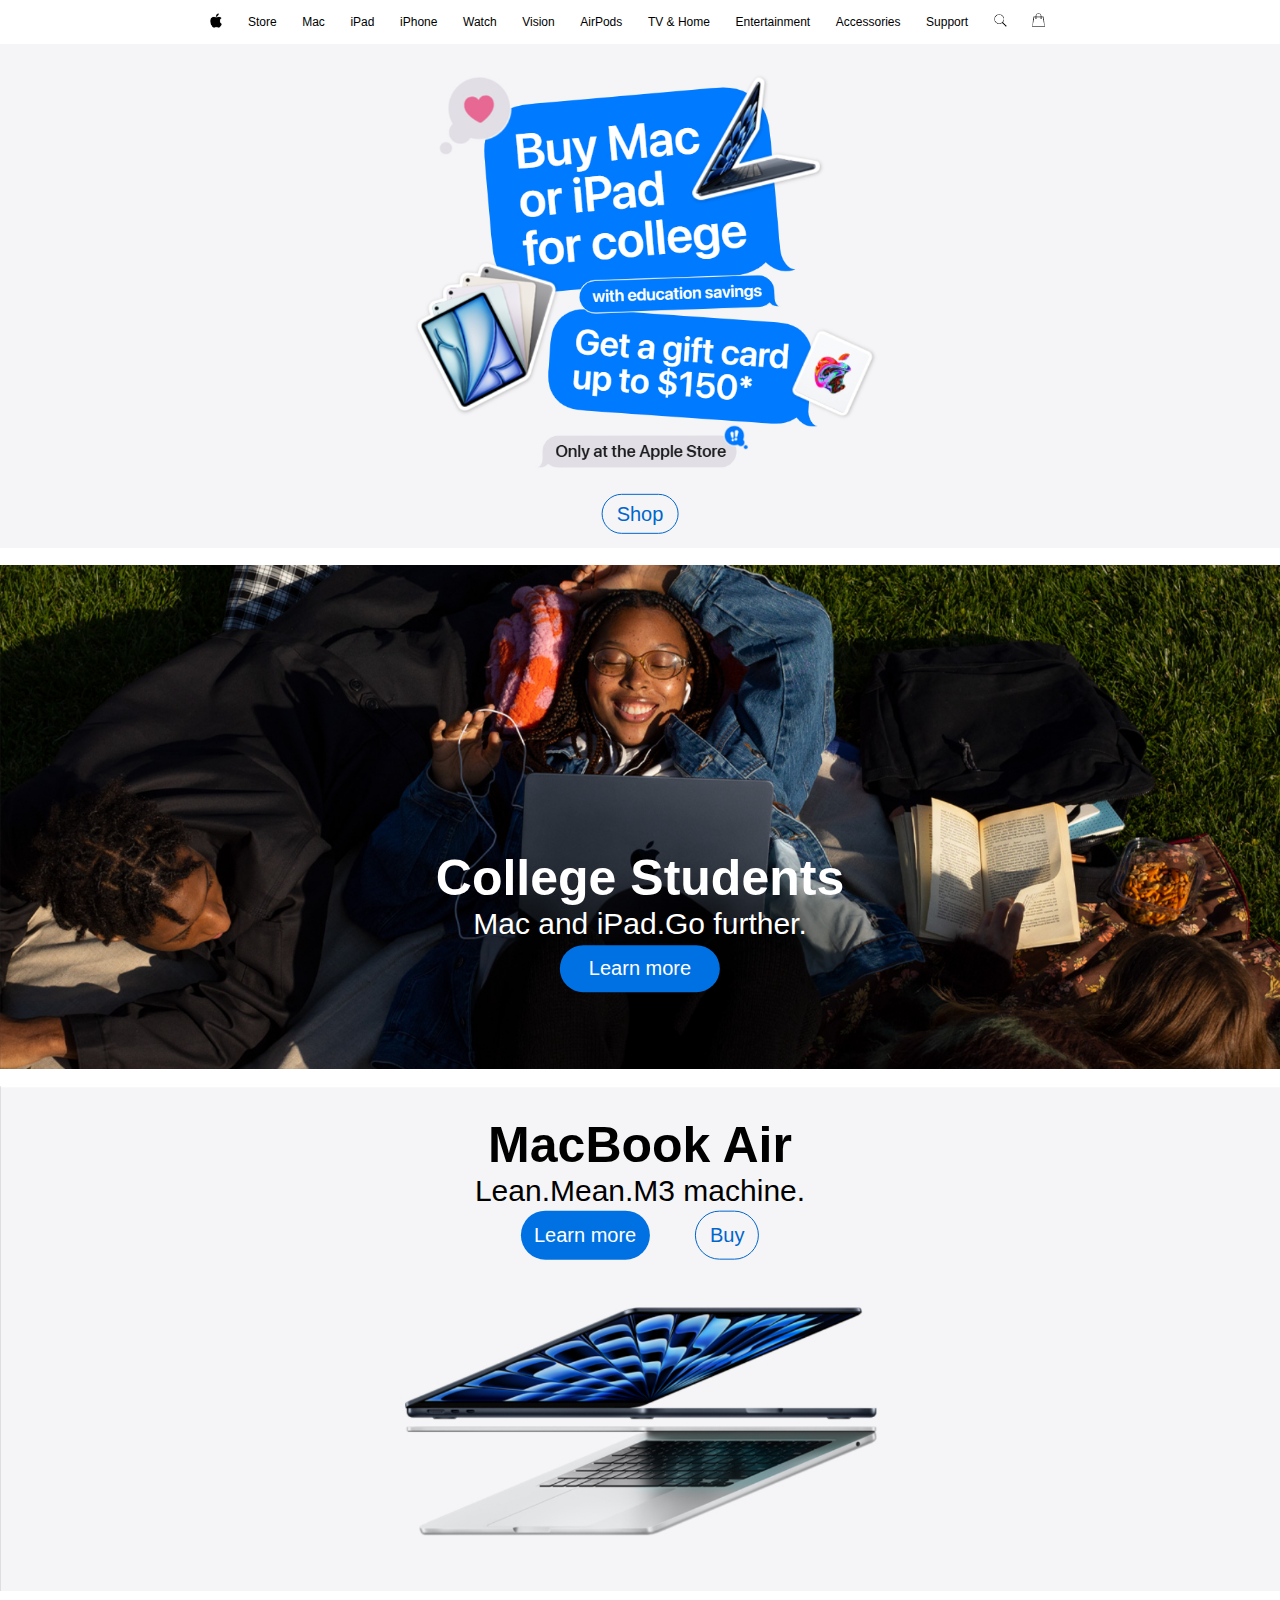
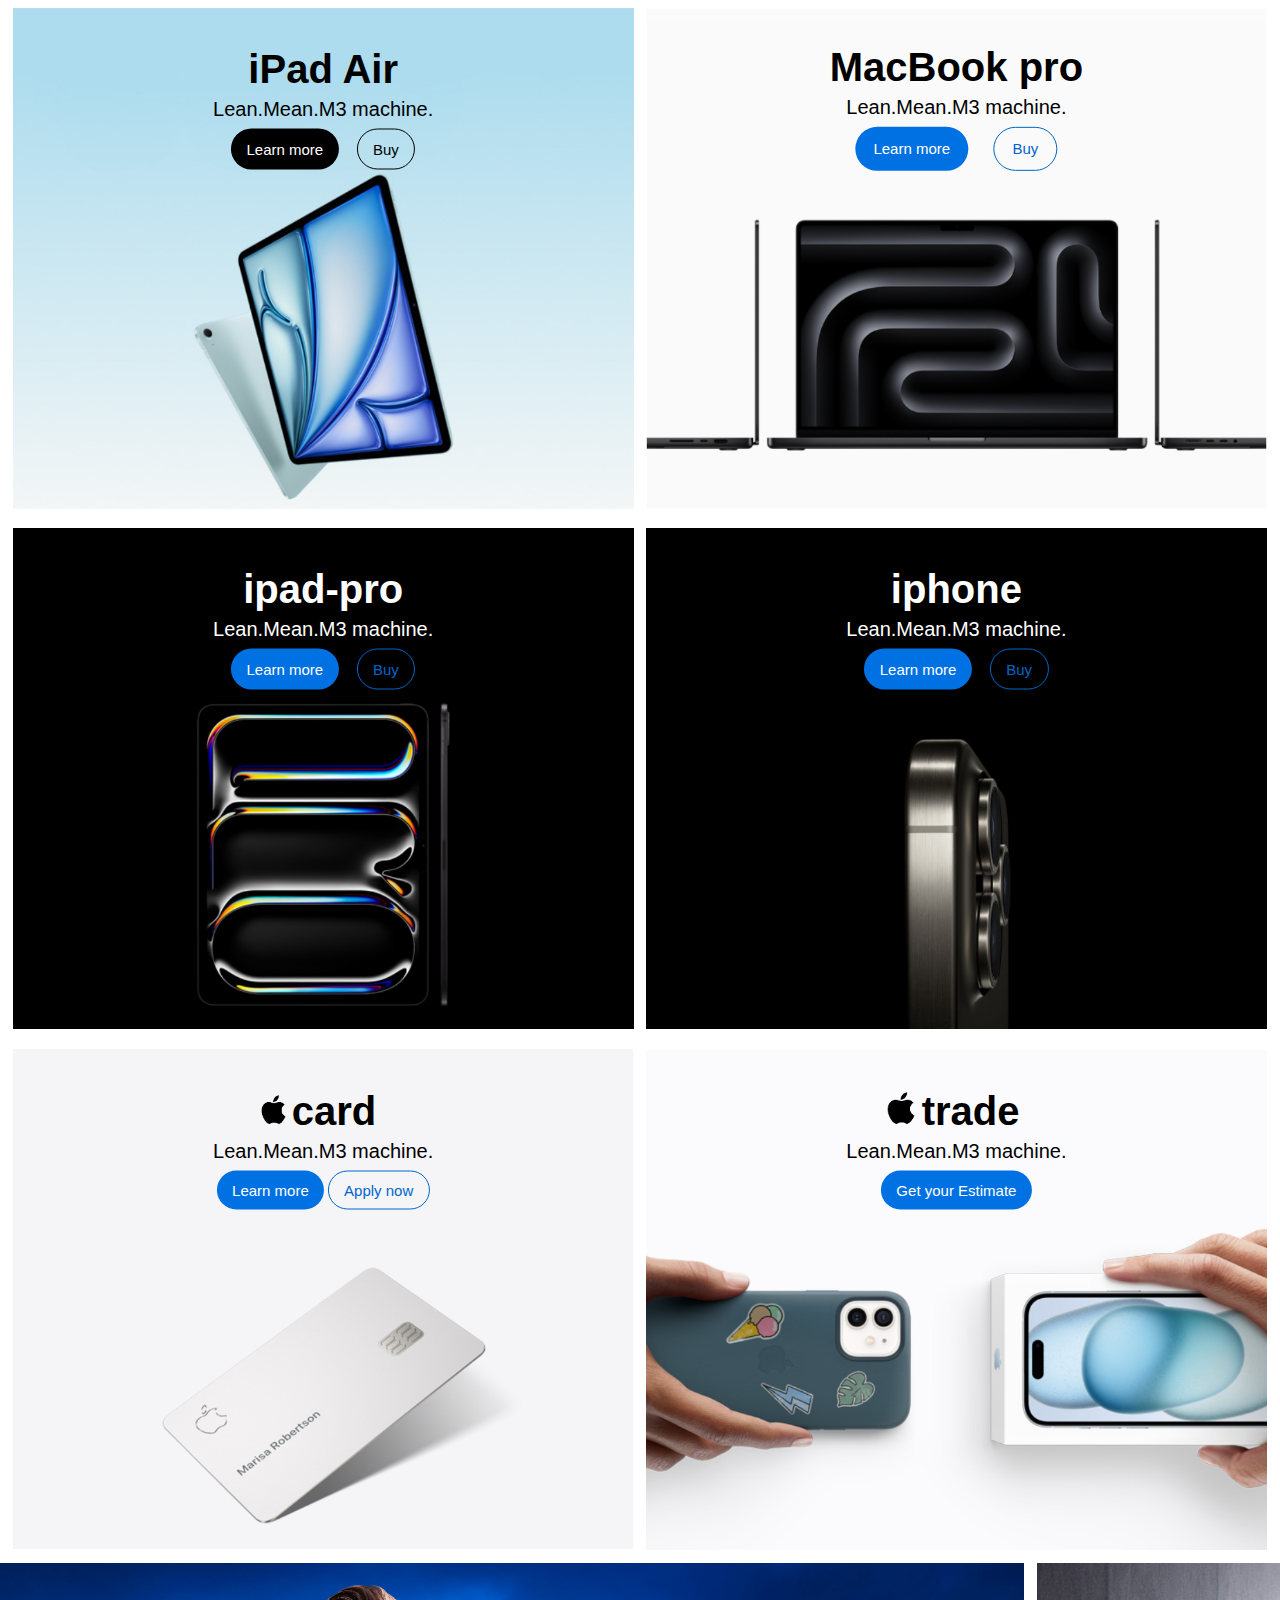
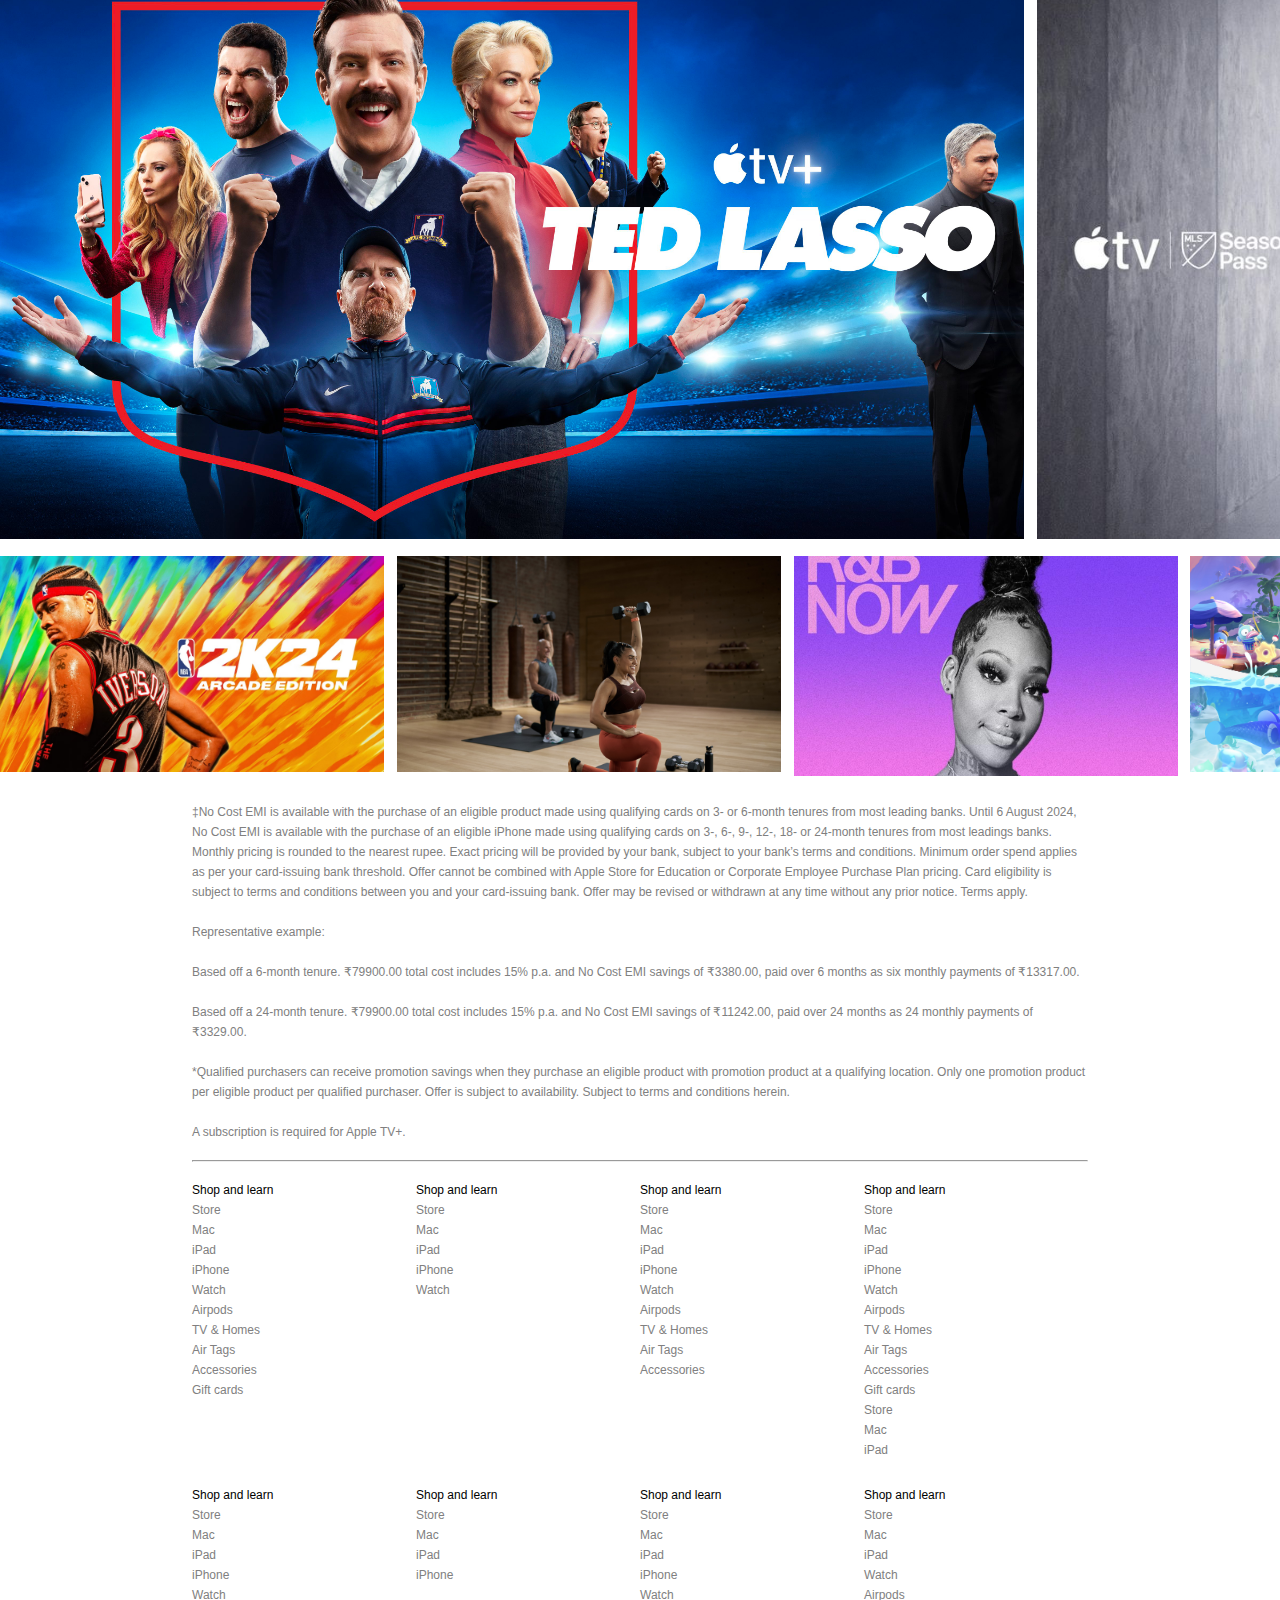
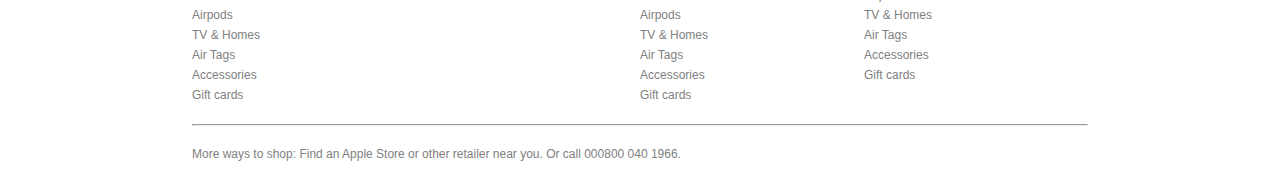
<file: index.html>
<!DOCTYPE html>
<html lang="en">
<head>
    <meta charset="UTF-8">
    <meta name="viewport" content="width=device-width, initial-scale=1.0">
    <title>Document</title>
    <link rel="stylesheet" href="index-style.css">
</head>
<body>
    <div class="head-div">
        <div class="head-items">
            <a href=""><img src="./images/apple-logo-icon.png" alt="" class="head-items head-item-icons"></a>
        </div>
        <div class="head-items head-item-writtings  head-item-store">
            <a href="./store.html" class="head-items-link">Store</a>
            <!-- <div class="dropdown-Store dropdown">
                <div class="dropdown-lists">
            
                    <ul>
                        <p>shop</p>
                        <li class="bold-texts">Shop the latest</li>
                        <li class="bold-texts">Mac</li>
                        <li class="bold-texts">iPad</li>
                        <li class="bold-texts">iPhone</li>
                        <li class="bold-texts">Apple Watch</li>
                        <li class="bold-texts">Apple Vision Pro</li>
                        <li class="bold-texts">Accessories</li>
                    </ul>
        
                    <ul>
                        <p>quick links</p>
                        <li class="bold-texts">find a store</li>
                        <li class="bold-texts">Order Status</li>
                        <li class="bold-texts">Apple trade In</li>
                        <li class="bold-texts">financing</li>
                    </ul>
                    
                    <ul>
                        <p>Shop Special Stores</p>
                        <li class="bold-texts">Certified Refurbished</li>
                        <li class="bold-texts">Education</li>
                        <li class="bold-texts">Business</li>
                        <li class="bold-texts">veterans and military</li>
                        <li class="bold-texts">Government</li>
                    </ul>
        
                </div>
            </div> -->
        </div>
        <div class="head-item-writtings head-items">
            <a href="" class="head-items-link">Mac</a>
        </div>
        <div class="head-item-writtings head-items">
            <a href="" class="head-items-link">iPad</a>
        </div>
        <div class="head-item-writtings head-items">
            <a href="" class="head-items-link">iPhone</a>
        </div>
        <div class="head-item-writtings head-items">
            <a href="" class="head-items-link">Watch</a>
        </div>
        <div class="head-item-writtings head-items">
            <a href="" class="head-items-link">Vision</a>
        </div>
        <div class="head-item-writtings head-items">
            <a href="" class="head-items-link">AirPods</a>
        </div>
        <div class="head-item-writtings head-items">
            <a href="" class="head-items-link">TV & Home</a>
        </div>
        <div class="head-item-writtings head-items">
            <a href="" class="head-items-link">Entertainment</a>
        </div>
        <div class="head-item-writtings head-items">
            <a href="" class="head-items-link">Accessories</a>
        </div>
        <div class="head-item-writtings head-items">
            <a href="" class="head-items-link">Support</a>
        </div>
        <div class="head-items">
            <a href=""><img src="./images/search-icon.png" alt="" class="head-items head-item-icons"></a>
        </div>
        <div class="head-items">
            <a href=""><img src="./images/bag-icon.png" alt="" class="head-items head-item-icons"></a>
        </div>
        <div class="head-items head-items-container">
            <img src="./images/two-lines-icon.png" alt="" class="two-lines head-item-icons">
        </div>
    </div>
    <!-- <body> -->

        <div class="container container-shop-for-college">
            <img src="./images/shop-for-college.jpg" alt="" class="shop-for-college-img container-image">
            <div class="shop-for-college-btn-div button-div container-texts">
                <button class="shop-for-college-btn shop-btn">Shop</button>
            </div>
        </div>

        <div class="container container-college-student">
            <img src="./images/college-student.jpg" alt="" class="college-student-img container-image">
            <div class="college-student-texts container-texts">
                <div class="college-student-text-head container-text-head">
                    College Students
                </div>
                <div class="college-student-text container-text">
                    Mac and iPad.Go further.
                </div>
                <div class="college-student-lm-btn button-div">
                    <button class="lm-btn">Learn more</button>
                </div>
            </div>
        </div>

        <div class="container container-mac-book-air">
            <img src="./images/macbook.jpg" alt="" class="mac-book-air-img container-image">
            <div class="mac-book-air-texts container-texts">
                <div class="mac-book-air-text-head container-text-head">
                    MacBook Air
                </div>
                <div class="mac-book-air-text container-text">
                    Lean.Mean.M3 machine.
                </div>
                <div class="mac-book-air-btn button-div">
                    <button class="mac-book-air-lm-btn lm-btn">Learn more</button>
                    <button class="buy-btn">Buy</button>
                </div>
            </div>
        </div>

        <div class="half-containers">

            <div class="container-half container-iPad-air">
                <img src="./images/iPad-air.jpg" alt="" class="iPad-air-img container-image">
                <div class="iPad-air-texts half-container-texts container-texts">
                    <div class="iPad-air-text-head half-container-text-head">
                        iPad Air
                    </div>
                    <div class="iPad-air-text half-container-text">
                        Lean.Mean.M3 machine.
                    </div>
                    <div class="iPad-air-btn half-button-div">
                        <button class="iPad-air-lm-btn half-lm-btn">Learn more</button>
                        <button class="half-buy-btn buy-btn-iPad-air">Buy</button>
                    </div>
                </div>
            </div>

            <div class="container-half container-mac-book-pro">
                <img src="./images/black-laptop.jpg" alt="" class="mac-book-pro-img container-image">
                <div class="mac-book-pro-texts half-container-texts container-texts">
                    <div class="mac-book-pro-text-head half-container-text-head">
                        MacBook pro
                    </div>
                    <div class="mac-book-pro-text half-container-text">
                        Lean.Mean.M3 machine.
                    </div>
                    <div class="mac-book-pro-btn half-button-div">
                        <button class="mac-book-pro-lm-btn half-lm-btn">Learn more</button>
                        <button class="half-buy-btn">Buy</button>
                    </div>
                </div>
            </div>

            <div class="container-half container-ipad-pro">
                <img src="./images/ipad-pro-black.jpg" alt="" class="ipad-pro-img container-image">
                <div class="ipad-pro-texts half-container-texts container-texts">
                    <div class="ipad-pro-text-head half-container-text-head">
                    ipad-pro
                    </div>
                    <div class="ipad-pro-text half-container-text">
                        Lean.Mean.M3 machine.
                    </div>
                    <div class="ipad-pro-btn half-button-div">
                        <button class="ipad-pro-lm-btn half-lm-btn">Learn more</button>
                        <button class="half-buy-btn">Buy</button>
                    </div>
                </div>
            </div>

            <div class="container-half container-iphone">
                <img src="./images/iPhone-black.jpg" alt="" class="iphone-img container-image">
                <div class="iphone-texts half-container-texts container-texts">
                    <div class="iphone-text-head half-container-text-head">
                    iphone
                    </div>
                    <div class="iphone-text half-container-text">
                        Lean.Mean.M3 machine.
                    </div>
                    <div class="iphone-btn half-button-div">
                        <button class="iphone-lm-btn half-lm-btn">Learn more</button>
                        <button class="half-buy-btn">Buy</button>
                    </div>
                </div>
            </div>

            <div class="container-half container-card">
                <img src="./images/card.jpg" alt="" class="card-img container-image">
                <div class="card-texts half-container-texts container-texts">
                    <div class="card-text-head half-container-text-head">
                    <img src="./images/apple-logo-icon.png" alt="" class="apple-icon-half-containers">card
                    </div>
                    <div class="card-text half-container-text">
                        Lean.Mean.M3 machine.
                    </div>
                    <div class="card-btn half-button-div">
                        <button class="card-lm-btn half-lm-btn">Learn more</button>
                        <button class="half-apply-btn">Apply now</button>
                    </div>
                </div>
            </div>

            <div class="container-half container-trade">
                <img src="./images/trade.jpg" alt="" class="trade-img container-image">
                <div class="trade-texts half-container-texts container-texts">
                    <div class="trade-text-head half-container-text-head">
                    <img src="./images/apple-logo-icon.png" alt=""class="apple-icon-half-containers">trade
                    </div>
                    <div class="trade-text half-container-text">
                        Lean.Mean.M3 machine.
                    </div>
                    <div class="trade-btn half-button-div">
                        <button class="trade-estimate-btn half-estimate-btn">Get your Estimate</button>
                        <!-- <button class="half-buy-btn">Buy</button> -->
                    </div>
                </div>
            </div>

        </div>


        <div class="big-slideshow">
            <div class="big-slideshow-div">
                <img src="./images/Ted-Lasso.jpg" alt="" class="big-slideshow-images">
            </div>
            <div class="big-slideshow-div">
                <img src="./images/meehhsiii.jpg" alt="" class="big-slideshow-images">
            </div>
            <div class="big-slideshow-div">
                <img src="./images/fotonerd-trying-apple-tv.jpg" alt="" class="big-slideshow-images">
            </div>
            <div class="big-slideshow-div">
                <img src="./images/Presumed_Innocent.jpg" alt="" class="big-slideshow-images">
            </div>
        </div>

        <div class="small-slideshow">
            <div class="small-slideshow-div">
                <img src="./images/NBA-2K24-Arcade-Edition-Art.avif" alt="" class="small-slideshow-images">
            </div>
            <div class="small-slideshow-div">
                <img src="./images/apple-fitness.jpg" alt="" class="small-slideshow-images">
            </div>
            <div class="small-slideshow-div">
                <img src="./images/apple-music.jpg" alt="" class="small-slideshow-images apple-music-rnb-img">
            </div>
            <div class="small-slideshow-div">
                <img src="./images/Apple-Arcade-Hello-Kitty-Island-Adventure_inline.jpg.large.jpg" alt="" class="small-slideshow-images">
            </div>
        </div>
        
    <!-- </body> -->

    <!-- <footer> -->

        <div class="foot-part">
            <div class="peragraph-container">
                <p class="footer-pera">‡No Cost EMI is available with the purchase of an eligible product  made using qualifying
                    cards on 3- or 6-month tenures from most leading banks. Until 6 August 2024, No Cost EMI is available with
                    the purchase of an eligible iPhone made using qualifying cards on 3-, 6-, 9-, 12-, 18- or 24-month tenures
                    from most leadings banks. Monthly pricing is rounded to the nearest rupee. Exact pricing will be provided by
                    your bank, subject to your bank’s terms and conditions. Minimum order spend applies as per your card-issuing
                    bank threshold. Offer cannot be combined with Apple Store for Education or Corporate Employee Purchase Plan
                    pricing. Card eligibility is subject to terms and conditions between you and your card-issuing bank. Offer
                    may be revised or withdrawn at any time without any prior notice. Terms apply. <br><br> Representative
                    example: <br><br> Based off a 6-month tenure. ₹79900.00 total cost includes 15% p.a. and No Cost EMI savings
                    of ₹3380.00, paid over 6 months as six monthly payments of ₹13317.00. <br><br> Based off a 24-month tenure.
                    ₹79900.00 total cost includes 15% p.a. and No Cost EMI savings of ₹11242.00, paid over 24 months as 24
                    monthly payments of ₹3329.00. <br><br> *Qualified purchasers can receive promotion savings when they
                    purchase an eligible product with promotion product at a qualifying location. Only one promotion product per
                    eligible product per qualified purchaser. Offer is subject to availability. Subject to terms and conditions
                    herein. <br><br> A subscription is required for Apple TV+. </p>

                    <hr class="footer-hr">
        
                <div class="footer-grid-container">
                    <div class="footer-lists">
                        <ul>
                            <p class="footer-list-head">Shop and learn</p>
                            <li>Store</li>
                            <li>Mac</li>
                            <li>iPad</li>
                            <li>iPhone</li>
                            <li>Watch</li>
                            <li>Airpods</li>
                            <li>TV & Homes</li>
                            <li>Air Tags</li>
                            <li>Accessories</li>
                            <li>Gift cards</li>
                        </ul>
                    </div>

                    <div class="footer-lists">
                        <ul>
                            <p class="footer-list-head">Shop and learn</p>
                            <li>Store</li>
                            <li>Mac</li>
                            <li>iPad</li>
                            <li>iPhone</li>
                            <li>Watch</li>
                        </ul>
                    </div>

                    <div class="footer-lists">
                        <ul>
                            <p class="footer-list-head">Shop and learn</p>
                            <li>Store</li>
                            <li>Mac</li>
                            <li>iPad</li>
                            <li>iPhone</li>
                            <li>Watch</li>
                            <li>Airpods</li>
                            <li>TV & Homes</li>
                            <li>Air Tags</li>
                            <li>Accessories</li>
                        </ul>
                    </div>

                    <div class="footer-lists">
                        <ul>
                            <p class="footer-list-head">Shop and learn</p>
                            <li>Store</li>
                            <li>Mac</li>
                            <li>iPad</li>
                            <li>iPhone</li>
                            <li>Watch</li>
                            <li>Airpods</li>
                            <li>TV & Homes</li>
                            <li>Air Tags</li>
                            <li>Accessories</li>
                            <li>Gift cards</li>
                            <li>Store</li>
                            <li>Mac</li>
                            <li>iPad</li>

                        </ul>
                    </div>

                    <div class="footer-lists">
                        <ul>
                            <p class="footer-list-head">Shop and learn</p>
                            <li>Store</li>
                            <li>Mac</li>
                            <li>iPad</li>
                            <li>iPhone</li>
                            <li>Watch</li>
                            <li>Airpods</li>
                            <li>TV & Homes</li>
                            <li>Air Tags</li>
                            <li>Accessories</li>
                            <li>Gift cards</li>
                        </ul>
                    </div>

                    <div class="footer-lists">
                        <ul>
                            <p class="footer-list-head">Shop and learn</p>
                            <li>Store</li>
                            <li>Mac</li>
                            <li>iPad</li>
                            <li>iPhone</li>
                        </ul>
                    </div>

                    <div class="footer-lists">
                        <ul>
                            <p class="footer-list-head">Shop and learn</p>
                            <li>Store</li>
                            <li>Mac</li>
                            <li>iPad</li>
                            <li>iPhone</li>
                            <li>Watch</li>
                            <li>Airpods</li>
                            <li>TV & Homes</li>
                            <li>Air Tags</li>
                            <li>Accessories</li>
                            <li>Gift cards</li>
                        </ul>
                    </div>

                    <div class="footer-lists">
                        <ul>
                            <p class="footer-list-head">Shop and learn</p>
                            <li>Store</li>
                            <li>Mac</li>
                            <li>iPad</li>
                            <li>Watch</li>
                            <li>Airpods</li>
                            <li>TV & Homes</li>
                            <li>Air Tags</li>
                            <li>Accessories</li>
                            <li>Gift cards</li>
                        </ul>
                    </div>

                </div>

                <hr class="footer-hr-2">

                <p class="last-sentence">
                    More ways to shop: Find an Apple Store or other retailer near you. Or call 000800 040 1966.
                </p>

            </div>
        </div>

    <!-- </footer> -->



</body>
</html>
</file>
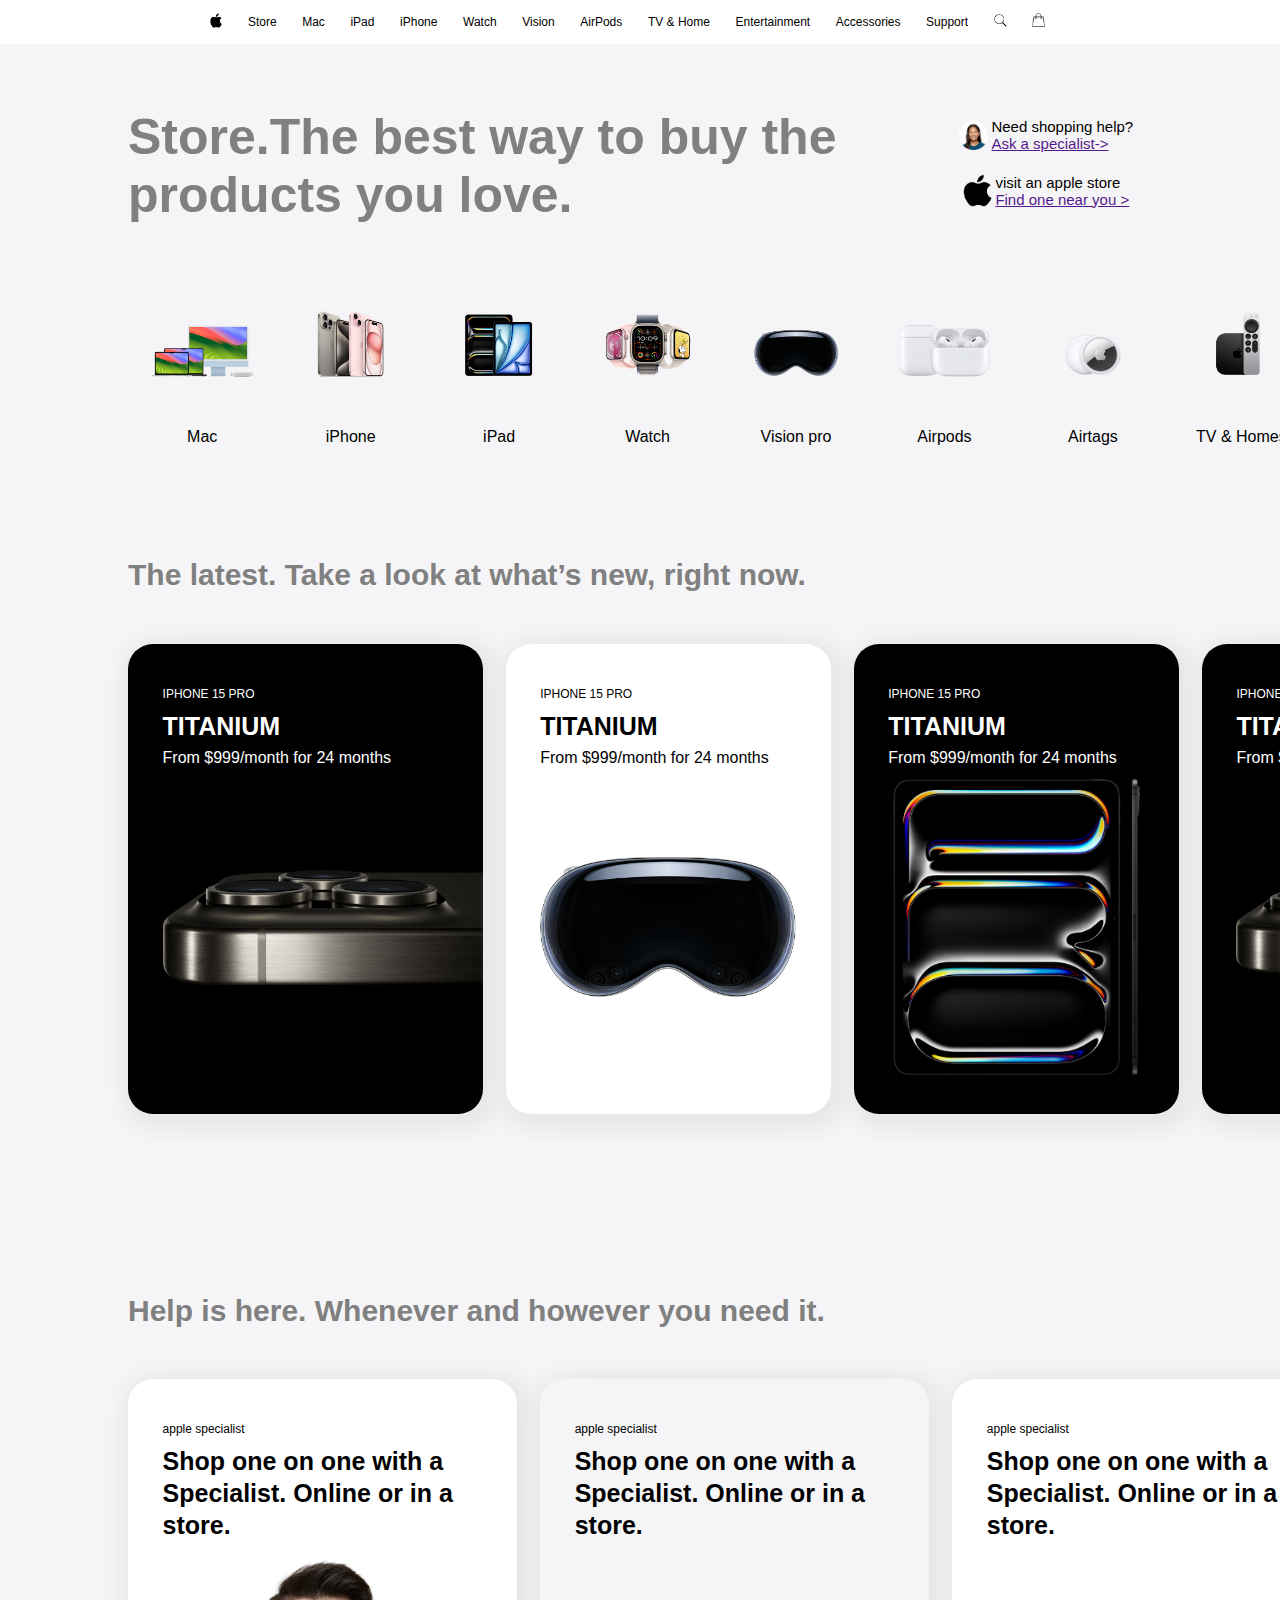
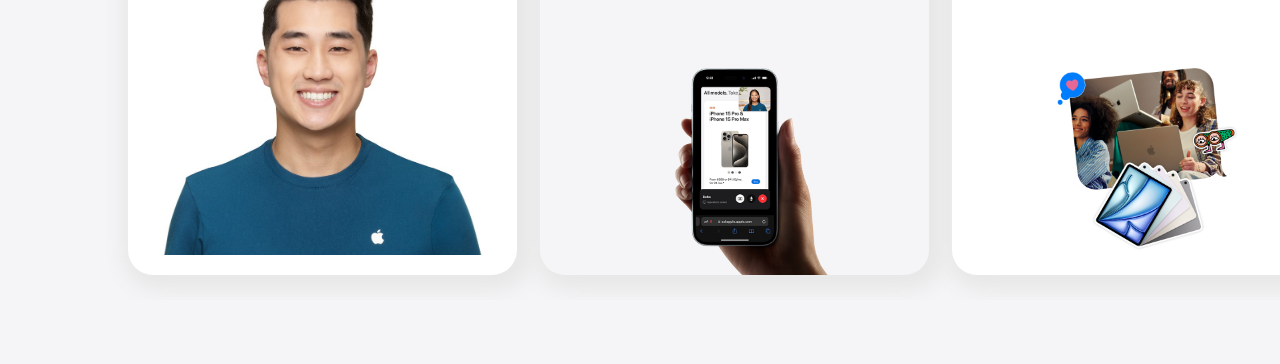
<file: store.html>
<!DOCTYPE html>
<html lang="en">
<head>
    <meta charset="UTF-8">
    <meta name="viewport" content="width=device-width, initial-scale=1.0">
    <title>Document</title>
    <link rel="stylesheet" href="store-style.css">
</head>
<body>

    <div class="head-div">
        <div class="head-items">
            <a href=""><img src="./images/apple-logo-icon.png" alt="" class="head-items head-item-icons"></a>
        </div>
        <div class="head-items head-item-writtings  head-item-store">
            <a href="./store.html" class="head-items-link">Store</a>
            <!-- <div class="dropdown-Store dropdown">
                <div class="dropdown-lists">
            
                    <ul>
                        <p>shop</p>
                        <li class="bold-texts">Shop the latest</li>
                        <li class="bold-texts">Mac</li>
                        <li class="bold-texts">iPad</li>
                        <li class="bold-texts">iPhone</li>
                        <li class="bold-texts">Apple Watch</li>
                        <li class="bold-texts">Apple Vision Pro</li>
                        <li class="bold-texts">Accessories</li>
                    </ul>
        
                    <ul>
                        <p>quick links</p>
                        <li class="bold-texts">find a store</li>
                        <li class="bold-texts">Order Status</li>
                        <li class="bold-texts">Apple trade In</li>
                        <li class="bold-texts">financing</li>
                    </ul>
                    
                    <ul>
                        <p>Shop Special Stores</p>
                        <li class="bold-texts">Certified Refurbished</li>
                        <li class="bold-texts">Education</li>
                        <li class="bold-texts">Business</li>
                        <li class="bold-texts">veterans and military</li>
                        <li class="bold-texts">Government</li>
                    </ul>
        
                </div>
            </div> -->
        </div>
        <div class="head-item-writtings head-items">
            <a href="" class="head-items-link">Mac</a>
        </div>
        <div class="head-item-writtings head-items">
            <a href="" class="head-items-link">iPad</a>
        </div>
        <div class="head-item-writtings head-items">
            <a href="" class="head-items-link">iPhone</a>
        </div>
        <div class="head-item-writtings head-items">
            <a href="" class="head-items-link">Watch</a>
        </div>
        <div class="head-item-writtings head-items">
            <a href="" class="head-items-link">Vision</a>
        </div>
        <div class="head-item-writtings head-items">
            <a href="" class="head-items-link">AirPods</a>
        </div>
        <div class="head-item-writtings head-items">
            <a href="" class="head-items-link">TV & Home</a>
        </div>
        <div class="head-item-writtings head-items">
            <a href="" class="head-items-link">Entertainment</a>
        </div>
        <div class="head-item-writtings head-items">
            <a href="" class="head-items-link">Accessories</a>
        </div>
        <div class="head-item-writtings head-items">
            <a href="" class="head-items-link">Support</a>
        </div>
        <div class="head-items">
            <a href=""><img src="./images/search-icon.png" alt="" class="head-items head-item-icons"></a>
        </div>
        <div class="head-items">
            <a href=""><img src="./images/bag-icon.png" alt="" class="head-items head-item-icons"></a>
        </div>
        <div class="head-items head-items-container">
            <img src="./images/two-lines-icon.png" alt="" class="two-lines head-item-icons">
        </div>
    </div>

    <!-- <body-part> -->

        <div class="body-part">
            
            <div class="heading-div">
                <div class="heading-div-left">
                    <p class="heading">Store.The best way to buy the <br> products you love.</p>
                </div>
                <div class="heading-div-right">
                    <div class="right-head-first-section">
                        <img src="./images-store/right-side-lady.jpg" alt="" class="right-head-images">
                        <div class="right-head-texts">
                            <p class="help-text">Need shopping help?</p>
                            <p class="help-link"><a href="">Ask a specialist-></a></p>
                        </div>
                    </div>
                    <div class="right-head-second-section">
                        <img src="./images/apple-logo-icon.png" alt="" class="right-head-images">
                        <div class="right-head-texts">
                            <p class="help-text">visit an apple store</p>
                            <p class="help-link"><a href="">Find one near you ></a></p>
                        </div>
                    </div>
                </div>
            </div>

            <div class="apple-products-div">
                <div class="apple-products">
                    <div class="apple-products-img-div">
                        <img src="./images-store/mac-storePage.png" alt="" class="apple-products-img">
                        <div class="apple-products-name-text">Mac</div>
                    </div>
                    <div class="apple-products-img-div">
                        <img src="./images-store/iphone-head.png" alt="" class="apple-products-img">
                        <div class="apple-products-name-text">iPhone</div>
                    </div>
                    <div class="apple-products-img-div">
                        <img src="./images-store/ipad-head.png" alt="" class="apple-products-img">
                        <div class="apple-products-name-text">iPad</div>
                    </div>
                    <div class="apple-products-img-div">
                        <img src="./images-store/watch-head.png" alt="" class="apple-products-img">
                        <div class="apple-products-name-text">Watch</div>
                    </div>
                    <div class="apple-products-img-div">
                        <img src="./images-store/vision-head.png" alt="" class="apple-products-img">
                        <div class="apple-products-name-text">Vision pro</div>
                    </div>
                    <div class="apple-products-img-div">
                        <img src="./images-store/airpods.png" alt="" class="apple-products-img">
                        <div class="apple-products-name-text">Airpods</div>
                    </div>
                    <div class="apple-products-img-div">
                        <img src="./images-store/airtags.png" alt="" class="apple-products-img">
                        <div class="apple-products-name-text">Airtags</div>
                    </div>
                    <div class="apple-products-img-div">
                        <img src="./images-store/tv-head.png" alt="" class="apple-products-img">
                        <div class="apple-products-name-text">TV & Homes</div>
                    </div>
                    <div class="apple-products-img-div">
                        <img src="./images-store/homepad-head.png" alt="" class="apple-products-img">
                        <div class="apple-products-name-text">Homepad</div>
                    </div>
                    <div class="apple-products-img-div">
                        <img src="./images-store/accessories-head.png" alt="" class="apple-products-img">
                        <div class="apple-products-name-text">Accessories</div>
                    </div>
                    <div class="apple-products-img-div">
                        <img src="./images-store/applegift-head.png" alt="" class="apple-products-img">
                        <div class="apple-products-name-text">Apple gift cards</div>
                    </div>
                </div>
            </div>

            <div class="topic-div">
                <p class="topic-heading">The latest. Take a look at what’s new, right now.</p>
                <div class="topic-div-contents">
                    <div class="content-div i-phone-content-div">
                        <div class="content-texts">
                            <p class="subtopic content-text">IPHONE 15 PRO</p>
                            <p class="content-name content-text">TITANIUM</p>
                            <p class="rate content-text">From $999/month for 24 months</p>
                        </div>
                        <div class="topic-content-image-div">
                            <img src="./images-store/topic-latest-image.png" alt="" class="topic-img i-phone-topic-content-img">
                        </div>
                    </div>    

                    <div class="white-content-div">
                        <div class="white-content-texts">
                            <p class="subtopic white-content-text">IPHONE 15 PRO</p>
                            <p class="content-name white-content-text">TITANIUM</p>
                            <p class="rate white-content-text">From $999/month for 24 months</p>
                        </div>
                        <div class="topic-content-image-div">
                            <img src="./images-store/visopro.png" alt="" class="topic-img">
                        </div>
                    </div> 

                    <div class="content-div">
                        <div class="content-texts">
                            <p class="subtopic content-text">IPHONE 15 PRO</p>
                            <p class="content-name content-text">TITANIUM</p>
                            <p class="rate content-text">From $999/month for 24 months</p>
                        </div>
                        <div class="topic-content-image-div i-pad-topic-content-image-div">
                            <img src="./images-store/ipad-topic-eg.png" alt="" class="topic-img i-pad-topic-content-img">
                        </div>
                    </div>

                    <div class="content-div">
                        <div class="content-texts">
                            <p class="subtopic content-text">IPHONE 15 PRO</p>
                            <p class="content-name content-text">TITANIUM</p>
                            <p class="rate content-text">From $999/month for 24 months</p>
                        </div>
                        <div class="topic-content-image-div">
                            <img src="./images-store/topic-latest-image.png" alt="" class="topic-img">
                        </div>
                    </div>

                    <div class="white-content-div">
                        <div class="white-content-texts">
                            <p class="subtopic white-content-text">IPHONE 15 PRO</p>
                            <p class="content-name white-content-text">TITANIUM</p>
                            <p class="rate white-content-text">From $999/month for 24 months</p>
                        </div>
                        <div class="topic-content-image-div">
                            <img src="./images-store/visopro.png" alt="" class="topic-img">
                        </div>
                    </div> 

                    <div class="white-content-div">
                        <div class="white-content-texts">
                            <p class="subtopic white-content-text">IPHONE 15 PRO</p>
                            <p class="content-name white-content-text">TITANIUM</p>
                            <p class="rate white-content-text">From $999/month for 24 months</p>
                        </div>
                        <div class="topic-content-image-div">
                            <img src="./images-store/visopro.png" alt="" class="topic-img">
                        </div>
                    </div> 

                    <div class="content-div">
                        <div class="content-texts">
                            <p class="subtopic content-text">IPHONE 15 PRO</p>
                            <p class="content-name content-text">TITANIUM</p>
                            <p class="rate content-text">From $999/month for 24 months</p>
                        </div>
                        <div class="topic-content-image-div">
                            <img src="./images-store/topic-latest-image.png" alt="" class="topic-img">
                        </div>
                    </div>

                </div>
            </div>

            <div class="topic-help">
                <p class="topic-heading">Help is here. Whenever and however you need it.</p>
                <div class="topic-help-div-contents">
                    <div class="help-content-div">
                        <div class="content-texts">
                            <p class="subtopic content-text">apple specialist</p>
                            <p class="content-name content-text">Shop one on one with a Specialist. Online or in a store.</p>
                        </div>
                        <div class="topic-content-image-div">
                            <img src="./images-store/smiling-man.jpg" alt="" class="topic-img help-topic-images">
                        </div>
                    </div>  

                    <div class="help-content-div  specialist-help-content-div">
                        <div class="content-texts">
                            <p class="subtopic content-text">apple specialist</p>
                            <p class="content-name content-text">Shop one on one with a Specialist. Online or in a store.</p>
                        </div>
                        <div class="topic-content-image-div">
                            <img src="./images-store/specialist-chatting.jpg" alt="" class="topic-img help-topic-images">
                        </div>
                    </div>  

                    <div class="help-content-div">
                        <div class="content-texts">
                            <p class="subtopic content-text">apple specialist</p>
                            <p class="content-name content-text">Shop one on one with a Specialist. Online or in a store.</p>
                        </div>
                        <div class="topic-content-image-div">
                            <img src="./images-store/gearup.jpg" alt="" class="topic-img help-topic-images">
                        </div>
                    </div>  

                    <div class="help-content-div">
                        <div class="content-texts">
                            <p class="subtopic content-text">apple specialist</p>
                            <p class="content-name content-text">Shop one on one with a Specialist. Online or in a store.</p>
                        </div>
                        <div class="topic-content-image-div">
                            <img src="./images-store/smiling-man.jpg" alt="" class="topic-img help-topic-images">
                        </div>
                    </div>  

                </div>
            </div>
    

        </div>


    <!-- </body-part> -->
    
</body>
</html>
</file>
<file: index-style.css>
*{
    margin: 0;
    padding: 0;
    font-family: SF Pro Display, SF Pro Icons, Helvetica Neue, Helvetica, Arial, sans-serif;;
}
body{
    background-color: white;
}
.head-div{
    background-color: white;
    display: flex;
    justify-content: center;
    align-items: center;
}
.head-item-icons{
    width: 1vw;
}
.head-items{
    padding: 1%;
    font-size: 12px;
}
.head-items-link{
    text-decoration: none;
    color: black;
}
.head-items-container{
    padding: 0% 1% 0% 1%;
    /* display: none; */
}
.dropdown{
    display: none;
}
.two-lines{
    display: none;
}
@media only screen and (max-width: 702px){

    .head-item-writtings{
        display: none;
    }
    .two-lines{
        display: block;
    }
}
.container{
    margin-bottom: 1%;
}
.container{
    position: relative;
}
.container-image{
    width: 100%;
}
.container-texts{
    display: flex;
    flex-direction: column;
    align-items: center;
    position: absolute;
    transform: translate(-50%, -50%);
    left: 50%;
    top: 50%;
}
.button-div{
    margin-top: 1%;
}
.shop-for-college-btn-div{
    top: 90%;
}
.shop-btn{
    font-size: 20px;
    color: #06c;
    background: none;
    border: 1px solid #06c;
    border-radius: 25px;
    padding: 10%;
    min-width: 6vw;
}
.college-student-texts{
    min-width: 30%;
    top: 70%;
    color: white;
    display: inline;
    text-align: center;
}
.container-text-head{
    font-size: 50px;
    font-weight: 600;
}
.container-text{
    font-size: 30px;
}
.lm-btn{
    min-width: 10vw;
    font-size: 20px;
    background-color: #0071e3;
    color: white;
    border-style: none;
    border-radius: 35px;
    padding: 3% 7%;
}
.mac-book-air-texts{
    top: 20%;
}
.mac-book-air-btn{
    min-width: 100%;
    display: flex;
    justify-content: center;
    justify-content: space-evenly;
}
.mac-book-air-lm-btn{
    font-size: 20px;
    background-color: #0071e3;
    color: white;
    border-style: none;
    border-radius: 35px;
    padding: 4%;
}
.buy-btn{
    font-size: 20px;
    background: none;
    color: #06c;
    border: 1px solid #06c;
    border-radius: 35px;
    min-width: 5vw;
}
.half-containers{
    padding: 0% 2% 3% 1%;
    /* border: 1px solid red; */
    display: grid;
    grid-template-columns: repeat(2, 50%);
    gap: 1%;
}
.container-half{
    position: relative;
}
.half-container-texts{
    top: 20%;
    line-height: 40px;
}
.apple-icon-half-containers{
    width: 20%;
    margin-right: 5%;
}
.ipad-pro-texts, .iphone-texts{
    color: white;
}
.half-container-text-head{
    font-size: 40px;
    font-weight: 600;
}
.half-container-text{
    font-size: 20px;
}

.half-button-div{
    width: 100%;
    display: flex;
    justify-content: center;
    justify-content: space-evenly;
}
.half-lm-btn{
    font-size: 15px;
    background-color: #0071e3;
    color: white;
    border-style: none;
    border-radius: 35px;
    padding: 5% 7% 5% 7%;
}
.iPad-air-lm-btn{
    background-color: black;
}
.half-buy-btn{
    background: none;
    color: #06c;
    font-size: 15px;
    padding: 5% 7% 5% 7%;
    border: 1px solid #06c;
    border-radius: 35px;

}
.half-apply-btn{
    background: none;
    color: #06c;
    font-size: 15px;
    border: 1px solid #06c;
    border-radius: 35px;
    padding: 0% 7%;
}
.buy-btn-iPad-air{
    color: black;
    border: 1px solid black;
}
.half-estimate-btn{
    font-size: 15px;
    background-color: #0071e3;
    color: white;
    border-style: none;
    border-radius: 35px;
    padding: 5% 7%;
}
@media only screen and (max-width: 735px){
    .half-containers{
        grid-template-columns: repeat(1, 100%);
    }
}
.big-slideshow{
    display: grid;
    grid-template-columns: repeat(4,1fr);
    gap: 1%;
    margin-bottom: 1%;
    overflow: auto;
}
.big-slideshow-images{
    width: 80vw;
}
.small-slideshow{
    display: grid;
    grid-template-columns: repeat(4,1fr);
    gap: 1%;
    margin-bottom: 2%;
    overflow: auto;
}
.small-slideshow-images{
    width: 30vw;
}
.apple-music-rnb-img{
    height: 100%;
}

.peragraph-container{
    width: 70%;
    margin: auto;
    font-size: 12px;
    color: grey;
    line-height: 20px;
}
/* .footer-pera{
    margin-bottom: 2%;
} */

.footer-hr{
    margin: 2% 0%;
}
.footer-list-head{
    color: black;
}
li{
    list-style-type: none;
}
.footer-grid-container{
    display: grid;
    grid-template-columns: repeat(4, 1fr);
    row-gap: 5%;
    margin-bottom: 5%;
}
.footer-hr-2{
    margin: 2% 0%;
}
.last-sentence{
    margin-bottom: 1%;
}
</file>
<file: store-style.css>
*{
    margin: 0;
    padding: 0;
    font-family: SF Pro Display, SF Pro Icons, Helvetica Neue, Helvetica, Arial, sans-serif;
}
body{
    background-color: #f5f5f7;
}
.head-div{
    background-color: white;
    display: flex;
    justify-content: center;
    align-items: center;
}
.head-item-icons{
    width: 1vw;
}
.head-items{
    padding: 1%;
    font-size: 12px;
}
.head-items-link{
    text-decoration: none;
    color: black;
}
.head-items-container{
    padding: 0% 1% 0% 1%;
    /* display: none; */
}
.dropdown{
    display: none;
}
.two-lines{
    display: none;
}
@media only screen and (max-width: 702px){

    .head-item-writtings{
        display: none;
    }
    .two-lines{
        display: block;
    }
    .head-item-icons{
        width: 5vw;
    }
}


.heading-div{
    display: flex;
    justify-content: space-between;
    padding: 5% 10%;
}
.heading-div-left{
    display: flex;
    font-size: 50px;
    font-weight: 600;
    color: gray;
}
.right-head-first-section, .right-head-second-section{
    display: flex;
    justify-content: center;
    align-items: center;
    padding: 5%;
}
.right-head-images{
    width: 15%;
    margin-right: 2%;
}
.right-head-texts{
    font-size: 15px;
}


.apple-products{
    display: flex;
    align-items: center;
    justify-content: space-evenly;
    /* border: 1px solid green; */
    padding-left: 10%;
    overflow: auto;
}
.apple-products-img-div{
    display: flex;
    flex-direction: column;
    align-items: center;
    /* border: 1px solid blue; */
    min-height: 15vh;
    justify-content: space-between;
    margin: 2%;
}
.apple-products-img{
    width: 8vw;
}


.topic-div, .topic-help{
    padding: 5% 0%;
}
.topic-heading{
    font-size: 30px;
    color: gray;
    font-weight: 600;
    padding: 2% 10%;
}
.topic-div-contents, .topic-help-div-contents{
    padding: 2% 0% 2% 10%;
    display: flex;
    overflow: auto;
}
.content-div{
    background-color: black;
    color: white;
    box-shadow: 5px 5px 20px 10px rgb(231, 231, 231);
    border-radius: 25px;
    margin-right: 2%;
    padding: 3%;
    display: flex;
    flex-direction: column;
}
.i-phone-content-div{
    background-color: black;
    color: white;
    box-shadow: 5px 5px 20px 10px rgb(231, 231, 231);
    border-radius: 25px;
    margin-right: 2%;
    padding: 3% 0% 3% 3%;
    display: flex;
    flex-direction: column;
}
.content-texts{
    line-height: 2em;
}
.topic-content-image-div{
    /* border: 1px solid black; */
    height: 100%;
    display: flex;
    justify-content: center;
    align-items: center;
}
.topic-img{
    width: 20vw;
}

.i-phone-topic-content-img{
    width: 25vw;
}
.white-content-div{
    background-color: rgb(255, 255, 255);
    color: rgb(0, 0, 0);
    box-shadow: 5px 5px 20px 10px rgb(231, 231, 231);
    border-radius: 25px;
    margin-right: 2%;
    padding: 3%;
    display: flex;
    flex-direction: column;
}
.subtopic{
    font-size: 12px;
}
.content-name{
    font-size: 25px;
    font-weight: 600;
}
.white-content-texts{
    line-height: 2em;
}
/* .topic-help-div-contents{

} */
.help-content-div{
    background-color: rgb(255, 255, 255);
    color: rgb(0, 0, 0);
    box-shadow: 5px 5px 20px 10px rgb(231, 231, 231);
    border-radius: 25px;
    margin-right: 2%;
    padding: 3% 3% 0% 3%;
    display: flex;
    flex-direction: column;
}
.specialist-help-content-div{
    background-color: #f5f5f7;
}
.help-topic-images{
    width: 25vw;
}
</file>
